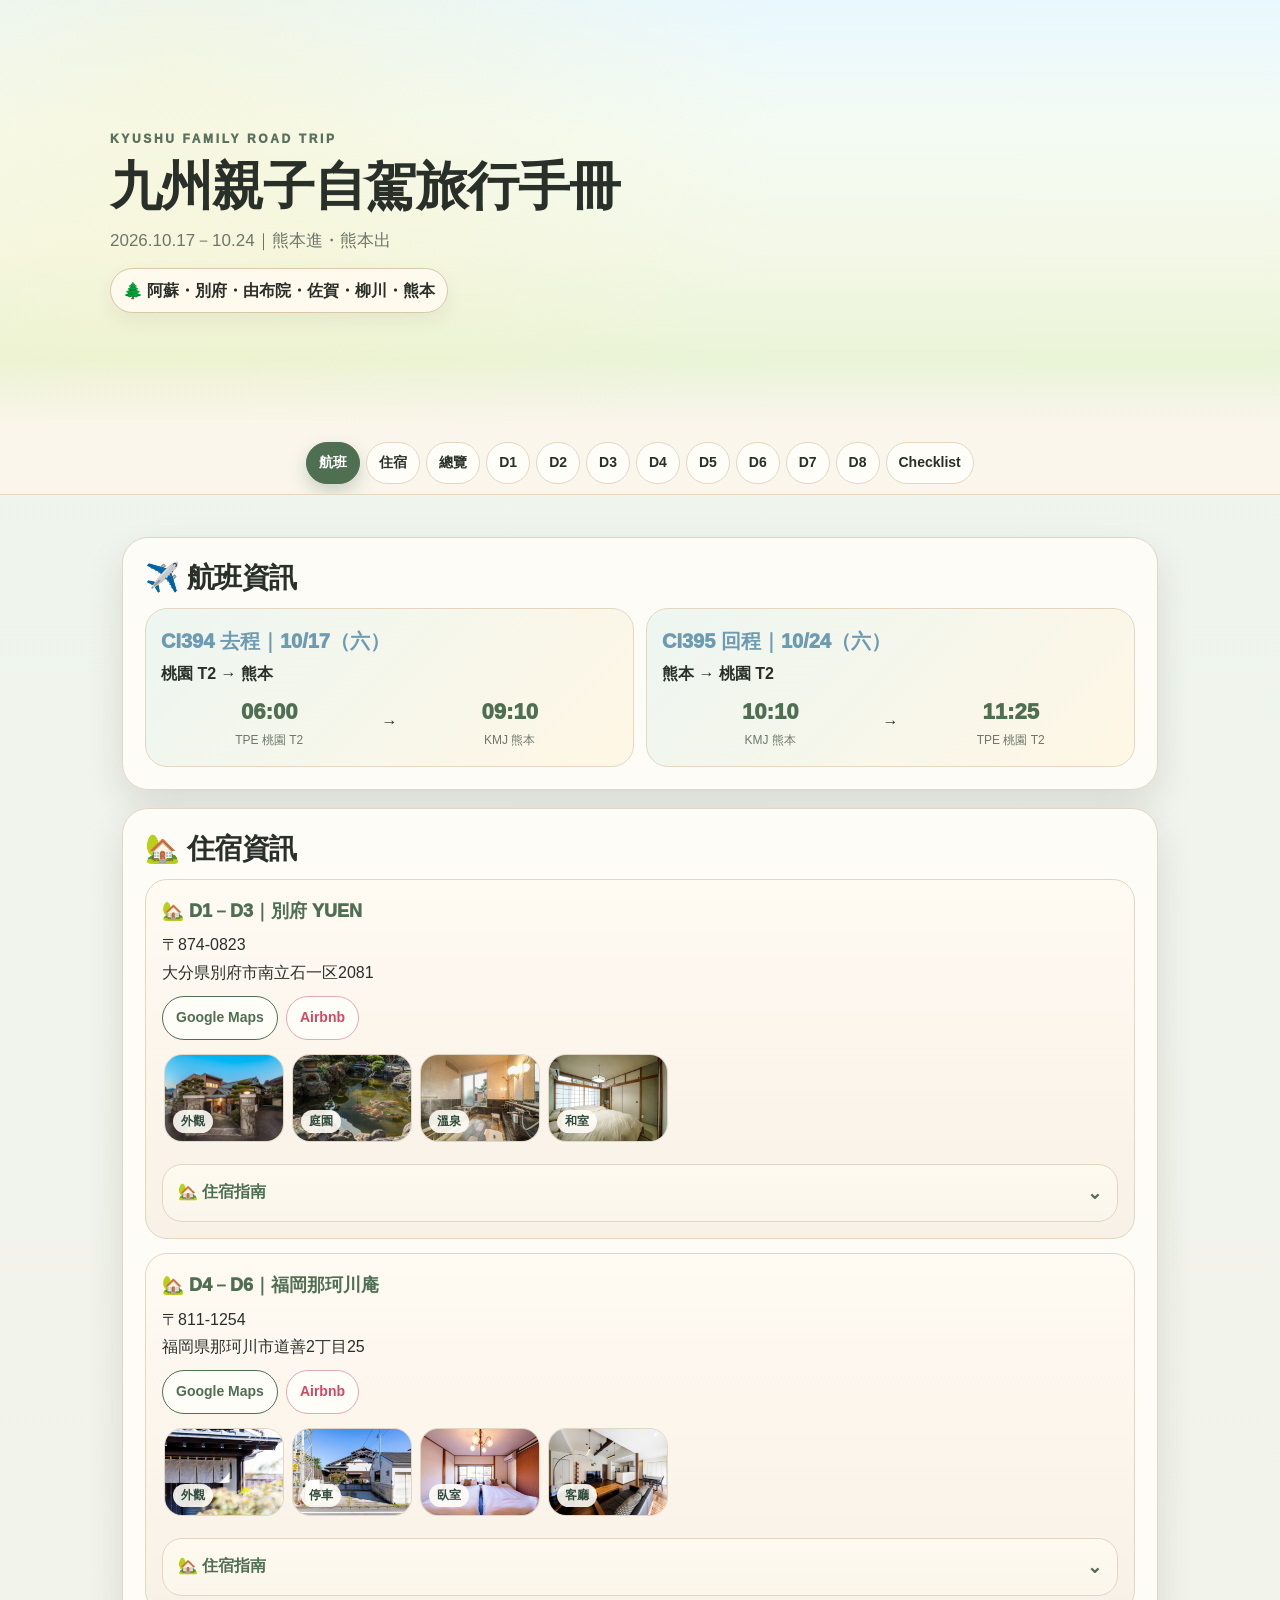
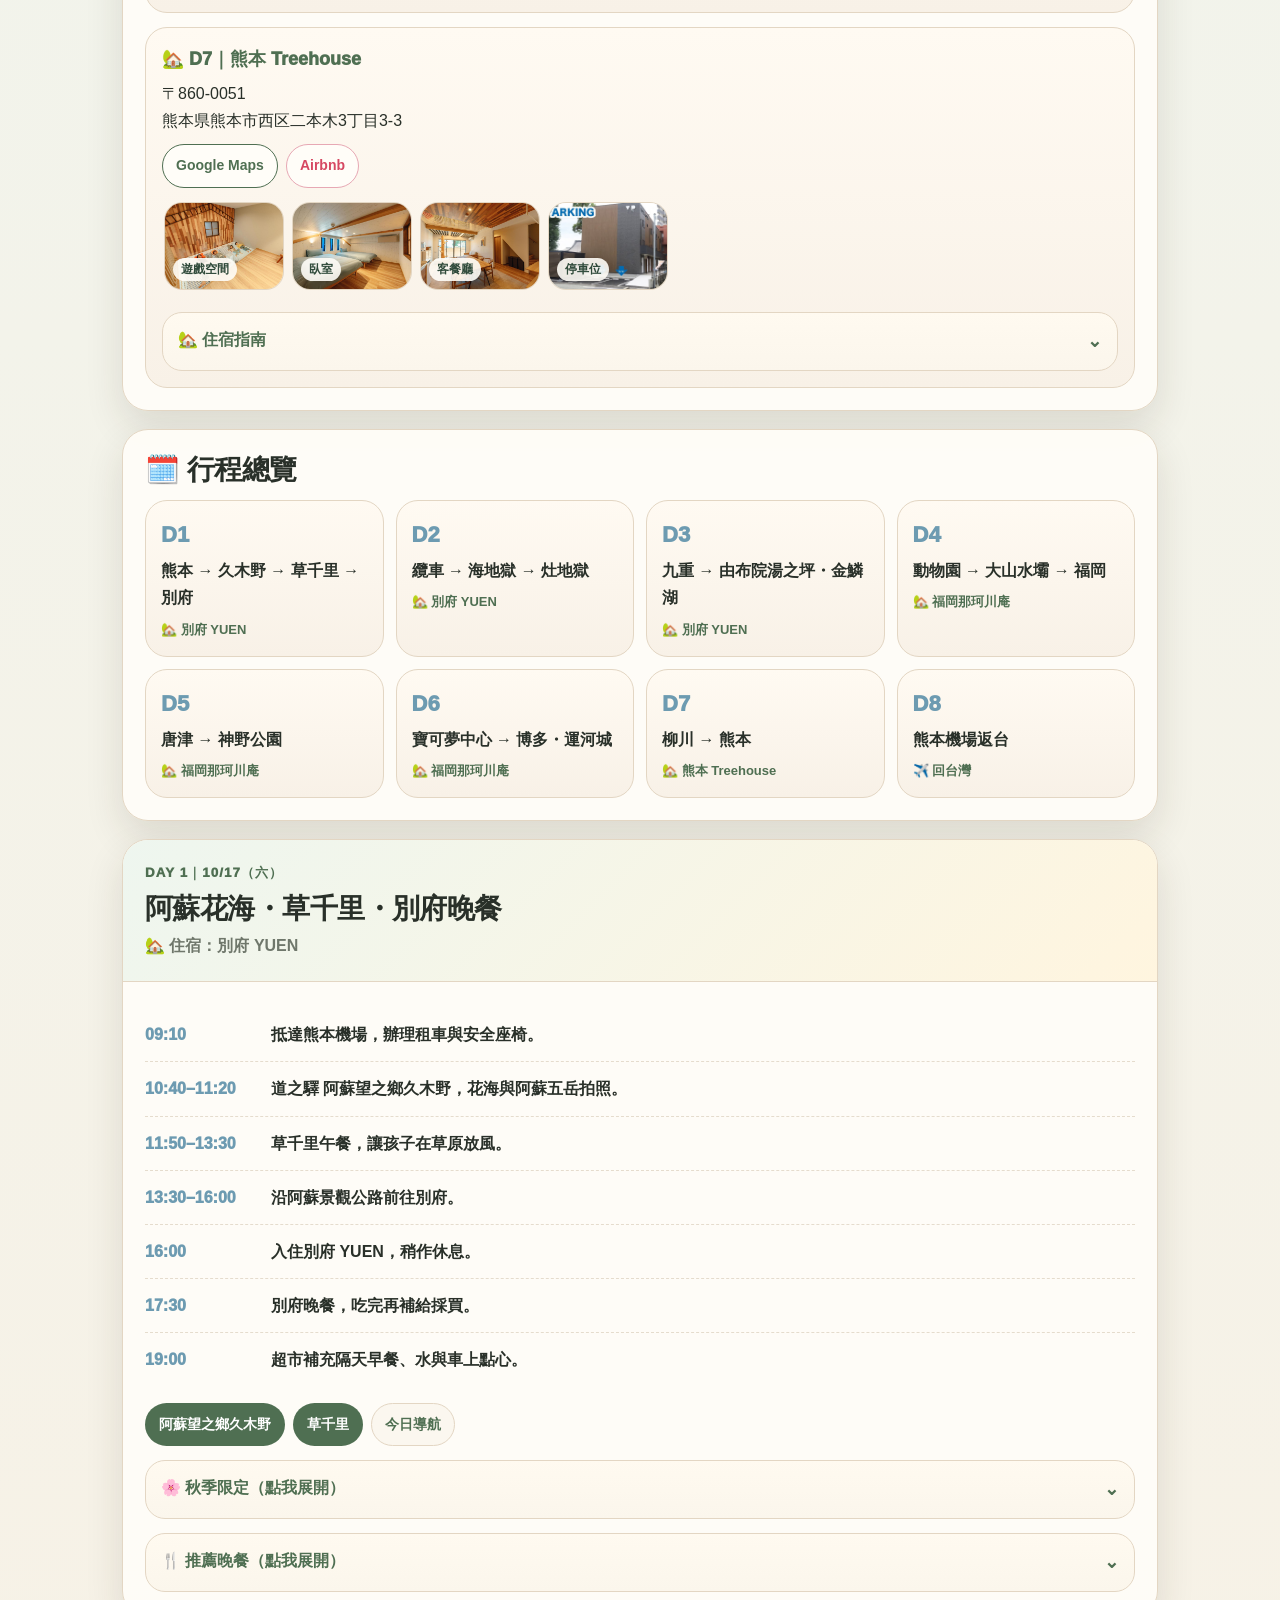
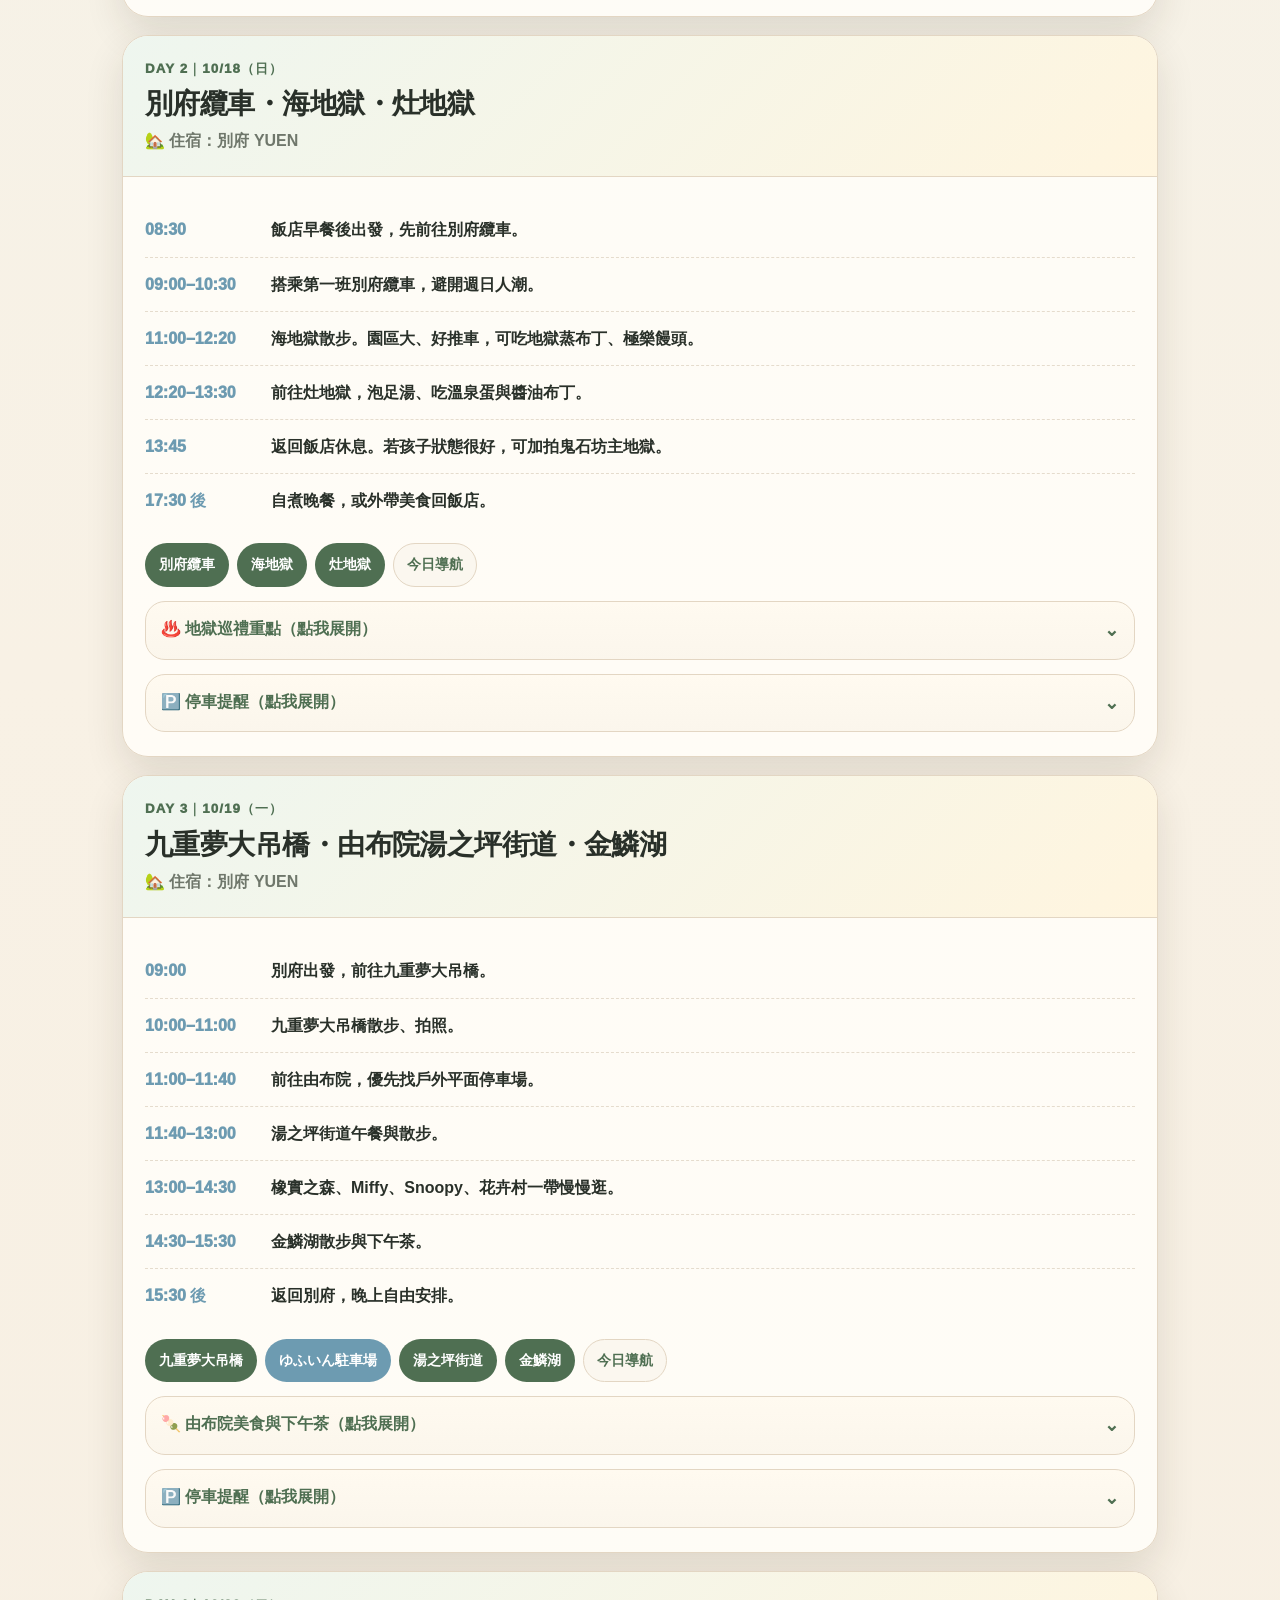
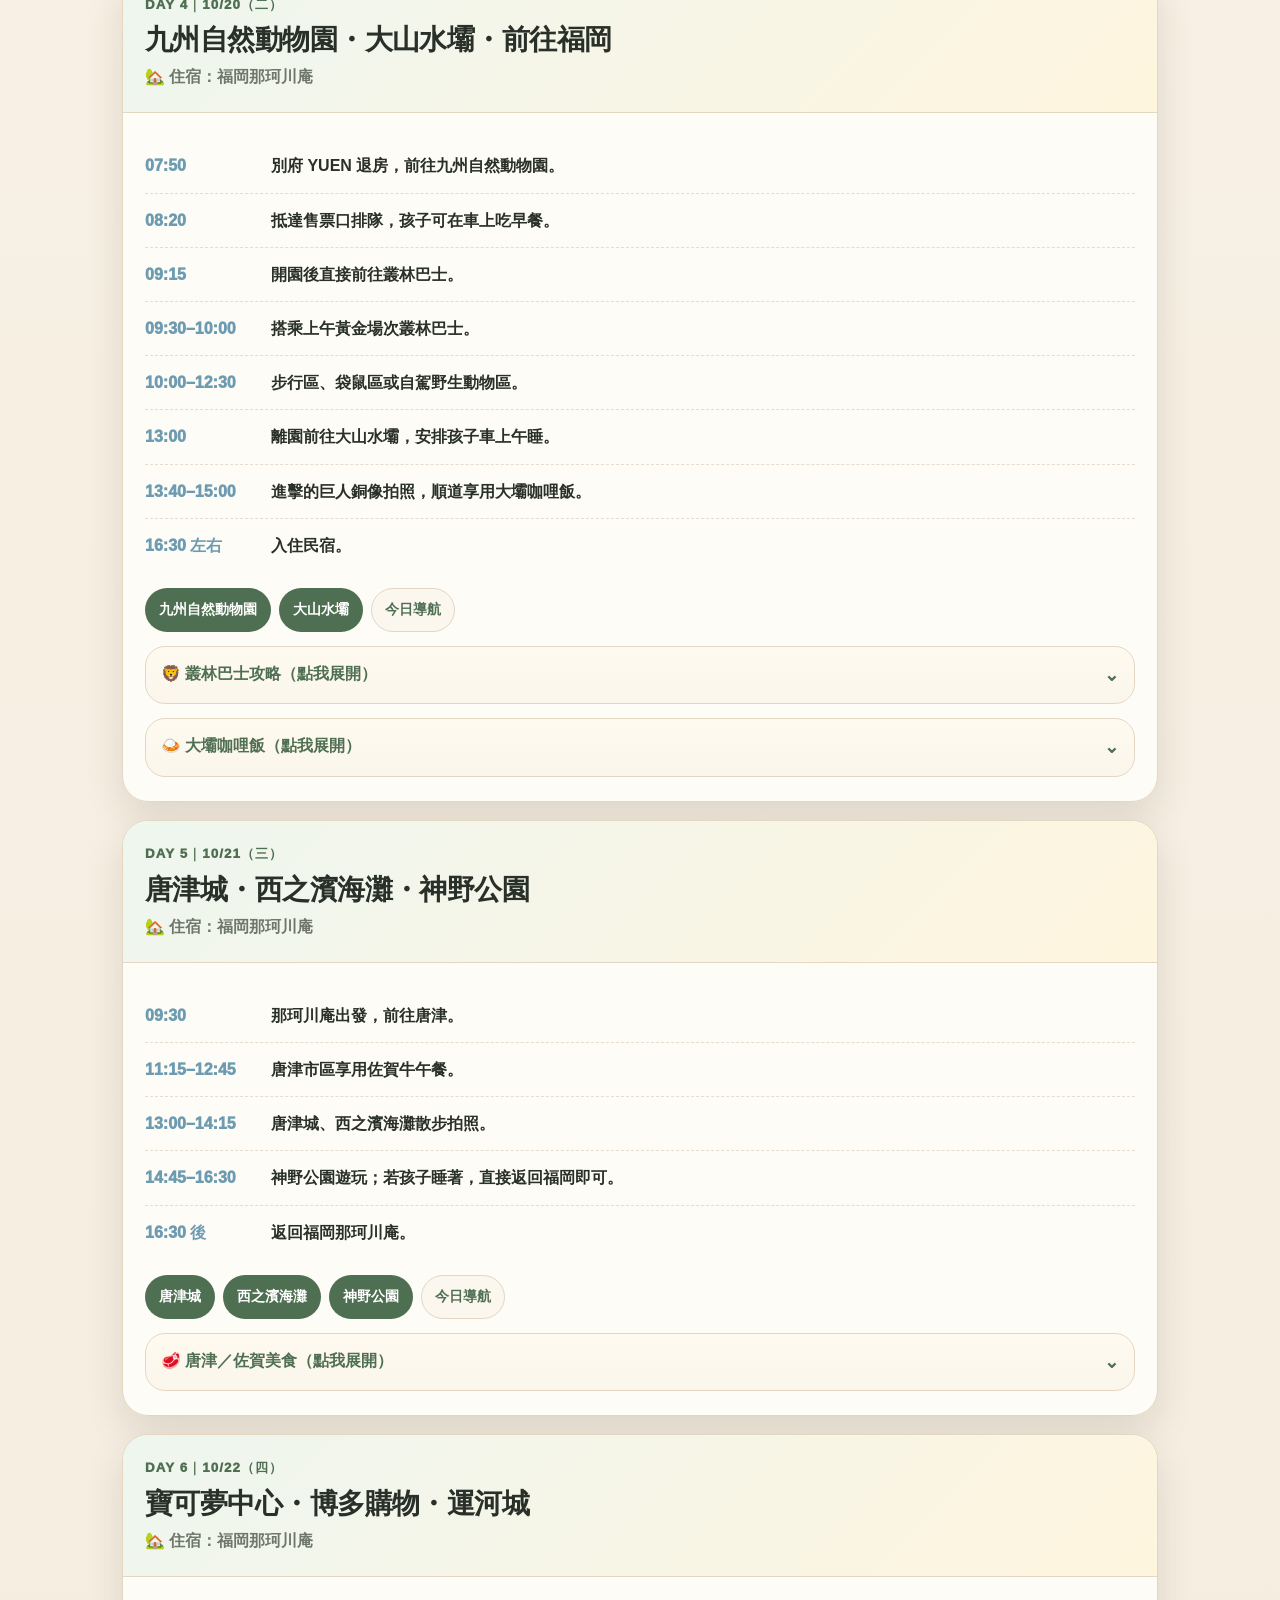
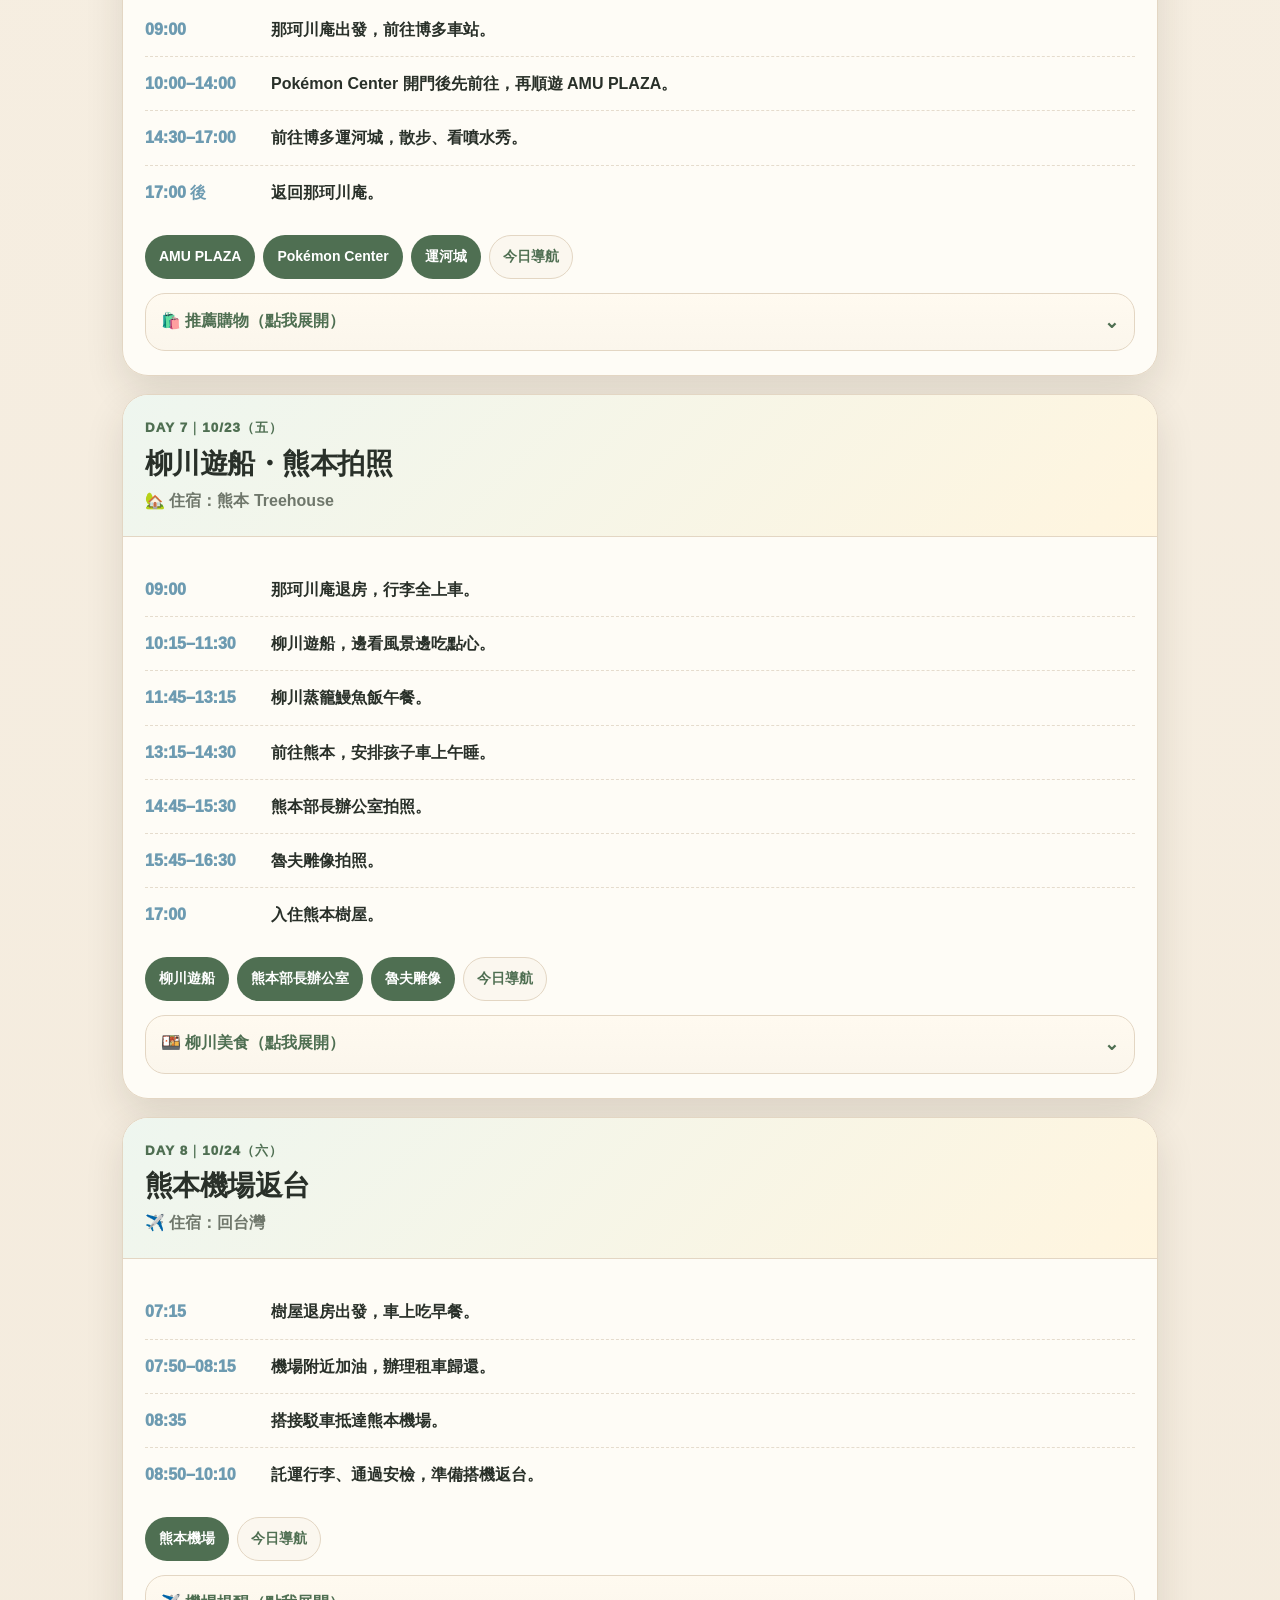
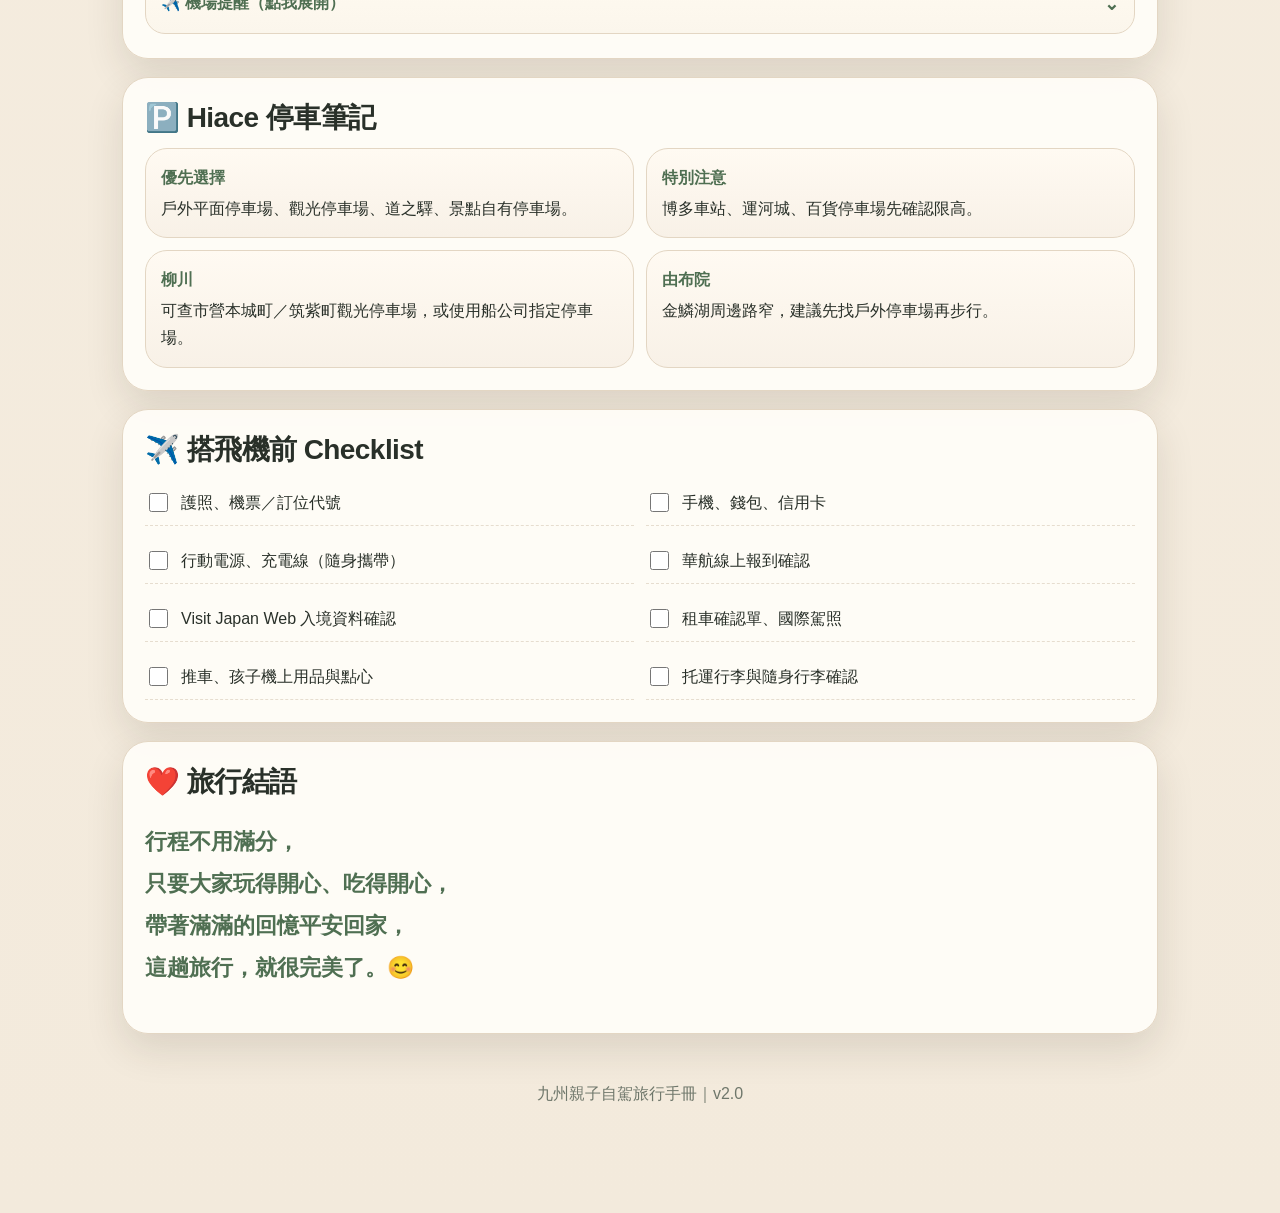
<file: kyushu-guide-v2.0_upload_to_github_root/index.html>
<!DOCTYPE html>
<html lang="zh-Hant">
<head>
  <meta charset="UTF-8" />
  <meta name="viewport" content="width=device-width, initial-scale=1.0" />
  <title>九州親子自駕旅行手冊 v2.0</title>
  <link rel="stylesheet" href="css/style.css" />
</head>
<body>
<header class="hero">
  <div class="hero-inner">
    <div class="kicker">KYUSHU FAMILY ROAD TRIP</div>
    <h1>九州親子自駕旅行手冊</h1>
    <p>2026.10.17－10.24｜熊本進・熊本出</p>
    <span class="route-pill">🌲 阿蘇・別府・由布院・佐賀・柳川・熊本</span>
  </div>
</header>

<nav class="nav" id="nav">
  <a href="#topinfo">航班</a>
  <a href="#stay">住宿</a>
  <a href="#overview">總覽</a>
  <a href="#day1">D1</a>
  <a href="#day2">D2</a>
  <a href="#day3">D3</a>
  <a href="#day4">D4</a>
  <a href="#day5">D5</a>
  <a href="#day6">D6</a>
  <a href="#day7">D7</a>
  <a href="#day8">D8</a>
  <a href="#checklist">Checklist</a>
</nav>

<main>
  <section id="topinfo" class="card">
    <h2>✈️ 航班資訊</h2>
    <div id="flight-grid" class="grid two"></div>
  </section>

  <section id="stay" class="card">
    <h2>🏡 住宿資訊</h2>
    <div id="stay-grid" class="hotel-grid"></div>
  </section>

  <section id="overview" class="card">
    <h2>🗓️ 行程總覽</h2>
    <div id="overview-grid" class="grid four"></div>
  </section>

  <section id="days-container"></section>

  <section class="card">
    <h2>🅿️ Hiace 停車筆記</h2>
    <div class="grid two">
      <div class="mini"><b>優先選擇</b>戶外平面停車場、觀光停車場、道之驛、景點自有停車場。</div>
      <div class="mini"><b>特別注意</b>博多車站、運河城、百貨停車場先確認限高。</div>
      <div class="mini"><b>柳川</b>可查市營本城町／筑紫町觀光停車場，或使用船公司指定停車場。</div>
      <div class="mini"><b>由布院</b>金鱗湖周邊路窄，建議先找戶外停車場再步行。</div>
    </div>
  </section>

  <section id="checklist" class="card">
    <h2>✈️ 搭飛機前 Checklist</h2>
    <div class="grid two checklist">
      <label><input type="checkbox"> 護照、機票／訂位代號</label>
      <label><input type="checkbox"> 手機、錢包、信用卡</label>
      <label><input type="checkbox"> 行動電源、充電線（隨身攜帶）</label>
      <label><input type="checkbox"> 華航線上報到確認</label>
      <label><input type="checkbox"> Visit Japan Web 入境資料確認</label>
      <label><input type="checkbox"> 租車確認單、國際駕照</label>
      <label><input type="checkbox"> 推車、孩子機上用品與點心</label>
      <label><input type="checkbox"> 托運行李與隨身行李確認</label>
    </div>
  </section>

  <section class="card">
    <h2>❤️ 旅行結語</h2>
    <p class="quote">行程不用滿分，<br>只要大家玩得開心、吃得開心，<br>帶著滿滿的回憶平安回家，<br>這趟旅行，就很完美了。😊</p>
  </section>

  <footer>九州親子自駕旅行手冊｜v2.0</footer>
</main>

<div id="lightbox" class="lightbox" aria-hidden="true">
  <button class="lightbox-close" type="button" aria-label="關閉照片">×</button>
  <div class="lightbox-card">
    <div class="lightbox-img" id="lightbox-img"></div>
    <div class="lightbox-caption" id="lightbox-caption"></div>
  </div>
</div>

<script>
window.TRIP_DATA = {
  "flights": [
    {
      "code": "CI394 去程｜10/17（六）",
      "route": "桃園 T2 → 熊本",
      "from": "TPE 桃園 T2",
      "to": "KMJ 熊本",
      "depart": "06:00",
      "arrive": "09:10"
    },
    {
      "code": "CI395 回程｜10/24（六）",
      "route": "熊本 → 桃園 T2",
      "from": "KMJ 熊本",
      "to": "TPE 桃園 T2",
      "depart": "10:10",
      "arrive": "11:25"
    }
  ],
  "stays": [
    {
      "id": "beppu-yuen",
      "title": "D1－D3｜別府 YUEN",
      "name": "別府 YUEN",
      "addr": "〒874-0823<br>大分県別府市南立石一区2081",
      "map": "https://www.google.com/maps/search/?api=1&query=%E5%A4%A7%E5%88%86%E7%9C%8C%E5%88%A5%E5%BA%9C%E5%B8%82%E5%8D%97%E7%AB%8B%E7%9F%B3%E4%B8%80%E5%8C%BA2081",
      "airbnb": "https://www.airbnb.com.tw/rooms/1651464420048159784?unique_share_id=0bdebd7c-dfc1-42f9-8e6a-45322aa516e2&viralityEntryPoint=1&s=76",
      "photos": [
        {
          "label": "外觀",
          "hint": "",
          "src": "images/beppu/01-外觀.jpg"
        },
        {
          "label": "庭園",
          "hint": "",
          "src": "images/beppu/02-庭園.jpg"
        },
        {
          "label": "溫泉",
          "hint": "",
          "src": "images/beppu/03-溫泉.jpg"
        },
        {
          "label": "和室",
          "hint": "",
          "src": "images/beppu/04-和室.jpg"
        }
      ],
      "guide": {
        "checkin": "2026/10/17 16:00",
        "checkout": "2026/10/20 10:00",
        "platform": "官網（AirHost）",
        "order": "不顯示",
        "lock": "門鎖密碼：0・1・3・A。按下後將圓形旋鈕向左轉開門。",
        "parking": "住宿附停車位；可參考房東提供的停車／抵達影片。",
        "nearby": [
          [
            "🛒 超市",
            "マルショク やまなみ店",
            "https://www.google.com/maps/search/?api=1&query=%E3%83%9E%E3%83%AB%E3%82%B7%E3%83%A7%E3%82%AF%20%E3%82%84%E3%81%BE%E3%81%AA%E3%81%BF%E5%BA%97"
          ],
          [
            "🏪 便利商店",
            "FamilyMart 別府鉄輪店",
            "https://www.google.com/maps/search/?api=1&query=FamilyMart%20%E5%88%A5%E5%BA%9C%20%E9%89%84%E8%BC%AA"
          ],
          [
            "🍜 晚餐",
            "東洋軒",
            "https://www.google.com/maps/search/?api=1&query=%E6%9D%B1%E6%B4%8B%E8%BB%92%20%E5%88%A5%E5%BA%9C"
          ],
          [
            "⛽ 加油站",
            "ENEOS 別府石垣 SS",
            "https://www.google.com/maps/search/?api=1&query=ENEOS%20%E5%88%A5%E5%BA%9C%E7%9F%B3%E5%9E%A3%20SS"
          ]
        ],
        "features": [
          "♨️ 天然溫泉",
          "🏡 日式庭園",
          "🔑 自助入住",
          "🚐 停車",
          "👨‍👩‍👧‍👦 4大4小"
        ]
      }
    },
    {
      "id": "nakagawa",
      "title": "D4－D6｜福岡那珂川庵",
      "name": "福岡那珂川庵",
      "addr": "〒811-1254<br>福岡県那珂川市道善2丁目25",
      "map": "https://www.google.com/maps/search/?api=1&query=%E7%A6%8F%E5%B2%A1%E7%9C%8C%E9%82%A3%E7%8F%82%E5%B7%9D%E5%B8%82%E9%81%93%E5%96%842%E4%B8%81%E7%9B%AE25",
      "airbnb": "https://www.airbnb.com.tw/rooms/1520732648327833842",
      "photos": [
        {
          "label": "外觀",
          "hint": "",
          "src": "images/nakagawa/01-外觀.jpg"
        },
        {
          "label": "停車",
          "hint": "",
          "src": "images/nakagawa/02-停車.jpg"
        },
        {
          "label": "臥室",
          "hint": "",
          "src": "images/nakagawa/03-臥室.jpg"
        },
        {
          "label": "客廳",
          "hint": "",
          "src": "images/nakagawa/04-客廳.jpg"
        }
      ],
      "guide": {
        "checkin": "2026/10/20 16:00",
        "checkout": "2026/10/23 10:00",
        "platform": "Airbnb",
        "order": "不顯示",
        "lock": "無接觸自助入住。入住前先完成線上登記；入住當日約 12:00 發送門鎖密碼，若 12:20 尚未收到請聯絡房東。",
        "parking": "免費停車；可使用住宿前方車位。",
        "nearby": [
          [
            "🛒 超市",
            "サニー那珂川店",
            "https://www.google.com/maps/search/?api=1&query=%E3%82%B5%E3%83%8B%E3%83%BC%E9%82%A3%E7%8F%82%E5%B7%9D%E5%BA%97"
          ],
          [
            "🏪 便利商店",
            "セブン-イレブン 那珂川道善店",
            "https://www.google.com/maps/search/?api=1&query=%E3%82%BB%E3%83%96%E3%83%B3-%E3%82%A4%E3%83%AC%E3%83%96%E3%83%B3%20%E9%82%A3%E7%8F%82%E5%B7%9D%E9%81%93%E5%96%84%E5%BA%97"
          ],
          [
            "🍜 晚餐",
            "那珂川清滝",
            "https://www.google.com/maps/search/?api=1&query=%E9%82%A3%E7%8F%82%E5%B7%9D%E6%B8%85%E6%BB%9D"
          ],
          [
            "⛽ 加油站",
            "ENEOS 那珂川 SS",
            "https://www.google.com/maps/search/?api=1&query=ENEOS%20%E9%82%A3%E7%8F%82%E5%B7%9D%20SS"
          ],
          [
            "📝 入住登記",
            "OneStay 事前登記",
            "https://www.onestayapp.com/s/amWHPp1"
          ]
        ],
        "features": [
          "🏡 日式獨棟住宅",
          "🔑 自助入住",
          "🚐 免費停車",
          "🧳 12:00 起可先寄放行李",
          "👨‍👩‍👧‍👦 4大4小"
        ]
      }
    },
    {
      "id": "kumamoto-treehouse",
      "title": "D7｜熊本 Treehouse",
      "name": "熊本 Treehouse",
      "addr": "〒860-0051<br>熊本県熊本市西区二本木3丁目3-3",
      "map": "https://www.google.com/maps/search/?api=1&query=%E7%86%8A%E6%9C%AC%E7%9C%8C%E7%86%8A%E6%9C%AC%E5%B8%82%E8%A5%BF%E5%8C%BA%E4%BA%8C%E6%9C%AC%E6%9C%A83%E4%B8%81%E7%9B%AE3-3",
      "airbnb": "https://www.airbnb.com.tw/rooms/1458327345344193213?unique_share_id=e56fe9f6-3086-4721-8ebb-55120cf7e051&viralityEntryPoint=1&s=76",
      "photos": [
        {
          "label": "遊戲空間",
          "hint": "",
          "src": "images/kumamoto/01-遊戲空間.jpg"
        },
        {
          "label": "臥室",
          "hint": "",
          "src": "images/kumamoto/02-臥室.jpg"
        },
        {
          "label": "客餐廳",
          "hint": "",
          "src": "images/kumamoto/03-客餐廳.jpg"
        },
        {
          "label": "停車位",
          "hint": "",
          "src": "images/kumamoto/04-停車位.jpg"
        }
      ],
      "guide": {
        "checkin": "15:00",
        "checkout": "11:00",
        "platform": "Agoda",
        "order": "不顯示",
        "lock": "自助入住／智慧鎖，門鎖密碼入住前由房東提供",
        "parking": "免費停車（1 個車位）",
        "nearby": [
          [
            "🛒 超市",
            "ゆめマート熊本",
            "https://www.google.com/maps/search/?api=1&query=%E3%82%86%E3%82%81%E3%83%9E%E3%83%BC%E3%83%88%E7%86%8A%E6%9C%AC"
          ],
          [
            "🏪 便利商店",
            "FamilyMart 熊本二本木店",
            "https://www.google.com/maps/search/?api=1&query=FamilyMart%20%E7%86%8A%E6%9C%AC%E4%BA%8C%E6%9C%AC%E6%9C%A8%E5%BA%97"
          ],
          [
            "🍜 晚餐",
            "勝烈亭 新市街本店",
            "https://www.google.com/maps/search/?api=1&query=%E5%8B%9D%E7%83%88%E4%BA%AD%20%E6%96%B0%E5%B8%82%E8%A1%97%E6%9C%AC%E5%BA%97"
          ],
          [
            "⛽ 加油站",
            "ENEOS 熊本二本木 SS",
            "https://www.google.com/maps/search/?api=1&query=ENEOS%20%E7%86%8A%E6%9C%AC%E4%BA%8C%E6%9C%AC%E6%9C%A8%20SS"
          ]
        ],
        "features": [
          "🌳 木屋風格",
          "🧒 兒童遊戲空間",
          "🔑 自助入住",
          "🔐 智慧鎖",
          "🚐 免費停車"
        ]
      }
    }
  ],
  "days": [
    {
      "id": "day1",
      "day": "DAY 1｜10/17（六）",
      "title": "阿蘇花海・草千里・別府晚餐",
      "stay": "別府 YUEN",
      "route": "熊本 → 久木野 → 草千里 → 別府",
      "timeline": [
        [
          "09:10",
          "抵達熊本機場，辦理租車與安全座椅。"
        ],
        [
          "10:40–11:20",
          "道之驛 阿蘇望之鄉久木野，花海與阿蘇五岳拍照。"
        ],
        [
          "11:50–13:30",
          "草千里午餐，讓孩子在草原放風。"
        ],
        [
          "13:30–16:00",
          "沿阿蘇景觀公路前往別府。"
        ],
        [
          "16:00",
          "入住別府 YUEN，稍作休息。"
        ],
        [
          "17:30",
          "別府晚餐，吃完再補給採買。"
        ],
        [
          "19:00",
          "超市補充隔天早餐、水與車上點心。"
        ]
      ],
      "buttons": [
        [
          "阿蘇望之鄉久木野",
          "https://www.google.com/maps/search/?api=1&query=%E9%81%93%E3%81%AE%E9%A7%85%20%E3%81%82%E3%81%9D%E6%9C%9B%E3%81%AE%E9%83%B7%E3%81%8F%E3%81%8E%E3%81%AE",
          "primary"
        ],
        [
          "草千里",
          "https://www.google.com/maps/search/?api=1&query=%E8%8D%89%E5%8D%83%E9%87%8C",
          "primary"
        ],
        [
          "今日導航",
          "https://www.google.com/maps/dir/?api=1&origin=%E7%86%8A%E6%9C%AC%E6%A9%9F%E5%A0%B4&destination=%E5%A4%A7%E5%88%86%E7%9C%8C%E5%88%A5%E5%BA%9C%E5%B8%82%E9%89%84%E8%BC%AA%E4%B8%8A1%E7%B5%84&waypoints=%E9%81%93%E3%81%AE%E9%A7%85%20%E3%81%82%E3%81%9D%E6%9C%9B%E3%81%AE%E9%83%B7%E3%81%8F%E3%81%8E%E3%81%AE%7C%E8%8D%89%E5%8D%83%E9%87%8C",
          "light"
        ]
      ],
      "tips": [
        [
          "🌸 秋季限定",
          [
            "道之驛後方花園可拍波斯菊、波波草與阿蘇五岳。",
            "孩子可在草皮廣場跑跳，停留 30–40 分鐘剛好。"
          ]
        ],
        [
          "🍴 推薦晚餐",
          [
            "東洋軒：別府名物「とり天」。",
            "焼肉 一力：想吃豐後牛燒肉可列入備案。"
          ]
        ]
      ]
    },
    {
      "id": "day2",
      "day": "DAY 2｜10/18（日）",
      "title": "別府纜車・海地獄・灶地獄",
      "stay": "別府 YUEN",
      "route": "纜車 → 海地獄 → 灶地獄",
      "timeline": [
        [
          "08:30",
          "飯店早餐後出發，先前往別府纜車。"
        ],
        [
          "09:00–10:30",
          "搭乘第一班別府纜車，避開週日人潮。"
        ],
        [
          "11:00–12:20",
          "海地獄散步。園區大、好推車，可吃地獄蒸布丁、極樂饅頭。"
        ],
        [
          "12:20–13:30",
          "前往灶地獄，泡足湯、吃溫泉蛋與醬油布丁。"
        ],
        [
          "13:45",
          "返回飯店休息。若孩子狀態很好，可加拍鬼石坊主地獄。"
        ],
        [
          "17:30 後",
          "自煮晚餐，或外帶美食回飯店。"
        ]
      ],
      "buttons": [
        [
          "別府纜車",
          "https://www.google.com/maps/search/?api=1&query=%E5%88%A5%E5%BA%9C%E3%83%AD%E3%83%BC%E3%83%97%E3%82%A6%E3%82%A7%E3%82%A4",
          "primary"
        ],
        [
          "海地獄",
          "https://www.google.com/maps/search/?api=1&query=%E6%B5%B7%E5%9C%B0%E7%8D%84",
          "primary"
        ],
        [
          "灶地獄",
          "https://www.google.com/maps/search/?api=1&query=%E3%81%8B%E3%81%BE%E3%81%A9%E5%9C%B0%E7%8D%84",
          "primary"
        ],
        [
          "今日導航",
          "https://www.google.com/maps/dir/?api=1&origin=%E5%A4%A7%E5%88%86%E7%9C%8C%E5%88%A5%E5%BA%9C%E5%B8%82%E9%89%84%E8%BC%AA%E4%B8%8A1%E7%B5%84&destination=%E5%A4%A7%E5%88%86%E7%9C%8C%E5%88%A5%E5%BA%9C%E5%B8%82%E9%89%84%E8%BC%AA%E4%B8%8A1%E7%B5%84&waypoints=%E5%88%A5%E5%BA%9C%E3%83%AD%E3%83%BC%E3%83%97%E3%82%A6%E3%82%A7%E3%82%A4%7C%E6%B5%B7%E5%9C%B0%E7%8D%84%7C%E3%81%8B%E3%81%BE%E3%81%A9%E5%9C%B0%E7%8D%84",
          "light"
        ]
      ],
      "tips": [
        [
          "♨️ 地獄巡禮重點",
          [
            "這天只排海地獄與灶地獄最剛好；不買七地獄聯票也可以。",
            "海地獄適合拍照、買伴手禮、吃地獄蒸布丁。",
            "灶地獄互動感最強，有足湯、溫泉蒸氣體驗、溫泉蛋與醬油布丁。"
          ]
        ],
        [
          "🅿️ 停車提醒",
          [
            "海地獄門口有大型免費停車場。",
            "若海地獄滿車，可改停鬼山地獄駐車場。"
          ]
        ]
      ]
    },
    {
      "id": "day3",
      "day": "DAY 3｜10/19（一）",
      "title": "九重夢大吊橋・由布院湯之坪街道・金鱗湖",
      "stay": "別府 YUEN",
      "route": "九重 → 由布院湯之坪・金鱗湖",
      "timeline": [
        [
          "09:00",
          "別府出發，前往九重夢大吊橋。"
        ],
        [
          "10:00–11:00",
          "九重夢大吊橋散步、拍照。"
        ],
        [
          "11:00–11:40",
          "前往由布院，優先找戶外平面停車場。"
        ],
        [
          "11:40–13:00",
          "湯之坪街道午餐與散步。"
        ],
        [
          "13:00–14:30",
          "橡實之森、Miffy、Snoopy、花卉村一帶慢慢逛。"
        ],
        [
          "14:30–15:30",
          "金鱗湖散步與下午茶。"
        ],
        [
          "15:30 後",
          "返回別府，晚上自由安排。"
        ]
      ],
      "buttons": [
        [
          "九重夢大吊橋",
          "https://www.google.com/maps/search/?api=1&query=%E4%B9%9D%E9%87%8D%E5%A4%A2%E5%A4%A7%E5%90%8A%E6%A9%8B",
          "primary"
        ],
        [
          "ゆふいん駐車場",
          "https://www.google.com/maps/search/?api=1&query=%E3%82%86%E3%81%B5%E3%81%84%E3%82%93%E9%A7%90%E8%BB%8A%E5%A0%B4",
          "secondary"
        ],
        [
          "湯之坪街道",
          "https://www.google.com/maps/search/?api=1&query=%E7%94%B1%E5%B8%83%E9%99%A2%20%E6%B9%AF%E3%81%AE%E5%9D%AA%E8%A1%97%E9%81%93",
          "primary"
        ],
        [
          "金鱗湖",
          "https://www.google.com/maps/search/?api=1&query=%E7%94%B1%E5%B8%83%E9%99%A2%20%E9%87%91%E9%B1%97%E6%B9%96",
          "primary"
        ],
        [
          "今日導航",
          "https://www.google.com/maps/dir/?api=1&origin=%E5%A4%A7%E5%88%86%E7%9C%8C%E5%88%A5%E5%BA%9C%E5%B8%82%E9%89%84%E8%BC%AA%E4%B8%8A1%E7%B5%84&destination=%E5%A4%A7%E5%88%86%E7%9C%8C%E5%88%A5%E5%BA%9C%E5%B8%82%E9%89%84%E8%BC%AA%E4%B8%8A1%E7%B5%84&waypoints=%E4%B9%9D%E9%87%8D%E5%A4%A2%E5%A4%A7%E5%90%8A%E6%A9%8B%7C%E3%82%86%E3%81%B5%E3%81%84%E3%82%93%E9%A7%90%E8%BB%8A%E5%A0%B4%7C%E7%94%B1%E5%B8%83%E9%99%A2%20%E9%87%91%E9%B1%97%E6%B9%96",
          "light"
        ]
      ],
      "tips": [
        [
          "🍡 由布院美食與下午茶",
          [
            "Milch：半熟起司蛋糕、布丁。",
            "金賞可樂餅：街頭小吃，適合孩子分食。",
            "B-speak：蛋糕捲很熱門，容易售完。",
            "鞠智 cucuchi：地雞蕎麥麵可當午餐。"
          ]
        ],
        [
          "🅿️ 停車提醒",
          [
            "由布院停車場很多但價差大，請先設定 2–3 個備案。",
            "優先考慮「ゆふいん駐車場」。",
            "大海獅請避開立體停車場，優先戶外平面停車。"
          ]
        ]
      ]
    },
    {
      "id": "day4",
      "day": "DAY 4｜10/20（二）",
      "title": "九州自然動物園・大山水壩・前往福岡",
      "stay": "福岡那珂川庵",
      "route": "動物園 → 大山水壩 → 福岡",
      "timeline": [
        [
          "07:50",
          "別府 YUEN 退房，前往九州自然動物園。"
        ],
        [
          "08:20",
          "抵達售票口排隊，孩子可在車上吃早餐。"
        ],
        [
          "09:15",
          "開園後直接前往叢林巴士。"
        ],
        [
          "09:30–10:00",
          "搭乘上午黃金場次叢林巴士。"
        ],
        [
          "10:00–12:30",
          "步行區、袋鼠區或自駕野生動物區。"
        ],
        [
          "13:00",
          "離園前往大山水壩，安排孩子車上午睡。"
        ],
        [
          "13:40–15:00",
          "進擊的巨人銅像拍照，順道享用大壩咖哩飯。"
        ],
        [
          "16:30 左右",
          "入住民宿。"
        ]
      ],
      "buttons": [
        [
          "九州自然動物園",
          "https://www.google.com/maps/search/?api=1&query=%E4%B9%9D%E5%B7%9E%E8%87%AA%E7%84%B6%E5%8B%95%E7%89%A9%E5%9C%92%20%E3%82%A2%E3%83%95%E3%83%AA%E3%82%AB%E3%83%B3%E3%82%B5%E3%83%95%E3%82%A1%E3%83%AA",
          "primary"
        ],
        [
          "大山水壩",
          "https://www.google.com/maps/search/?api=1&query=%E5%A4%A7%E5%B1%B1%E3%83%80%E3%83%A0%20%E6%97%A5%E7%94%B0%20%E9%80%B2%E6%92%83%E3%81%AE%E5%B7%A8%E4%BA%BA",
          "primary"
        ],
        [
          "今日導航",
          "https://www.google.com/maps/dir/?api=1&origin=%E5%A4%A7%E5%88%86%E7%9C%8C%E5%88%A5%E5%BA%9C%E5%B8%82%E9%89%84%E8%BC%AA%E4%B8%8A1%E7%B5%84&destination=%E7%A6%8F%E5%B2%A1%E7%9C%8C%E9%82%A3%E7%8F%82%E5%B7%9D%E5%B8%82%E9%81%93%E5%96%842%E4%B8%81%E7%9B%AE25&waypoints=%E4%B9%9D%E5%B7%9E%E8%87%AA%E7%84%B6%E5%8B%95%E7%89%A9%E5%9C%92%20%E3%82%A2%E3%83%95%E3%83%AA%E3%82%AB%E3%83%B3%E3%82%B5%E3%83%95%E3%82%A1%E3%83%AA%7C%E5%A4%A7%E5%B1%B1%E3%83%80%E3%83%A0%20%E6%97%A5%E7%94%B0",
          "light"
        ]
      ],
      "tips": [
        [
          "🦁 叢林巴士攻略",
          [
            "建議 08:20 左右抵達售票口排隊。",
            "09:15 開園後直接前往叢林巴士。"
          ]
        ],
        [
          "🍛 大壩咖哩飯",
          [
            "大山水壩旁道之驛可安排大壩咖哩飯。"
          ]
        ]
      ]
    },
    {
      "id": "day5",
      "day": "DAY 5｜10/21（三）",
      "title": "唐津城・西之濱海灘・神野公園",
      "stay": "福岡那珂川庵",
      "route": "唐津 → 神野公園",
      "timeline": [
        [
          "09:30",
          "那珂川庵出發，前往唐津。"
        ],
        [
          "11:15–12:45",
          "唐津市區享用佐賀牛午餐。"
        ],
        [
          "13:00–14:15",
          "唐津城、西之濱海灘散步拍照。"
        ],
        [
          "14:45–16:30",
          "神野公園遊玩；若孩子睡著，直接返回福岡即可。"
        ],
        [
          "16:30 後",
          "返回福岡那珂川庵。"
        ]
      ],
      "buttons": [
        [
          "唐津城",
          "https://www.google.com/maps/search/?api=1&query=%E5%94%90%E6%B4%A5%E5%9F%8E",
          "primary"
        ],
        [
          "西之濱海灘",
          "https://www.google.com/maps/search/?api=1&query=%E8%A5%BF%E3%81%AE%E6%B5%9C%20%E5%94%90%E6%B4%A5",
          "primary"
        ],
        [
          "神野公園",
          "https://www.google.com/maps/search/?api=1&query=%E7%A5%9E%E9%87%8E%E5%85%AC%E5%9C%92%E3%81%93%E3%81%A9%E3%82%82%E9%81%8A%E5%9C%92%E5%9C%B0",
          "primary"
        ],
        [
          "今日導航",
          "https://www.google.com/maps/dir/?api=1&origin=%E7%A6%8F%E5%B2%A1%E7%9C%8C%E9%82%A3%E7%8F%82%E5%B7%9D%E5%B8%82%E9%81%93%E5%96%842%E4%B8%81%E7%9B%AE25&destination=%E7%A6%8F%E5%B2%A1%E7%9C%8C%E9%82%A3%E7%8F%82%E5%B7%9D%E5%B8%82%E9%81%93%E5%96%842%E4%B8%81%E7%9B%AE25&waypoints=%E5%94%90%E6%B4%A5%E5%9F%8E%7C%E8%A5%BF%E3%81%AE%E6%B5%9C%20%E5%94%90%E6%B4%A5%7C%E7%A5%9E%E9%87%8E%E5%85%AC%E5%9C%92%E3%81%93%E3%81%A9%E3%82%82%E9%81%8A%E5%9C%92%E5%9C%B0",
          "light"
        ]
      ],
      "tips": [
        [
          "🥩 唐津／佐賀美食",
          [
            "佐賀牛燒肉、唐津 Burger。",
            "若時間充裕，可考慮呼子花枝。"
          ]
        ]
      ]
    },
    {
      "id": "day6",
      "day": "DAY 6｜10/22（四）",
      "title": "寶可夢中心・博多購物・運河城",
      "stay": "福岡那珂川庵",
      "route": "寶可夢中心 → 博多・運河城",
      "timeline": [
        [
          "09:00",
          "那珂川庵出發，前往博多車站。"
        ],
        [
          "10:00–14:00",
          "Pokémon Center 開門後先前往，再順遊 AMU PLAZA。"
        ],
        [
          "14:30–17:00",
          "前往博多運河城，散步、看噴水秀。"
        ],
        [
          "17:00 後",
          "返回那珂川庵。"
        ]
      ],
      "buttons": [
        [
          "AMU PLAZA",
          "https://www.google.com/maps/search/?api=1&query=AMU%20PLAZA%20%E5%8D%9A%E5%A4%9A",
          "primary"
        ],
        [
          "Pokémon Center",
          "https://www.google.com/maps/search/?api=1&query=Pok%C3%A9mon%20Center%20Fukuoka",
          "primary"
        ],
        [
          "運河城",
          "https://www.google.com/maps/search/?api=1&query=Canal%20City%20Hakata",
          "primary"
        ],
        [
          "今日導航",
          "https://www.google.com/maps/dir/?api=1&origin=%E7%A6%8F%E5%B2%A1%E7%9C%8C%E9%82%A3%E7%8F%82%E5%B7%9D%E5%B8%82%E9%81%93%E5%96%842%E4%B8%81%E7%9B%AE25&destination=%E7%A6%8F%E5%B2%A1%E7%9C%8C%E9%82%A3%E7%8F%82%E5%B7%9D%E5%B8%82%E9%81%93%E5%96%842%E4%B8%81%E7%9B%AE25&waypoints=AMU%20PLAZA%20%E5%8D%9A%E5%A4%9A%7CCanal%20City%20Hakata",
          "light"
        ]
      ],
      "tips": [
        [
          "🛍️ 推薦購物",
          [
            "Pokémon Center、AMU PLAZA、伴手禮補貨。"
          ]
        ]
      ]
    },
    {
      "id": "day7",
      "day": "DAY 7｜10/23（五）",
      "title": "柳川遊船・熊本拍照",
      "stay": "熊本 Treehouse",
      "route": "柳川 → 熊本",
      "timeline": [
        [
          "09:00",
          "那珂川庵退房，行李全上車。"
        ],
        [
          "10:15–11:30",
          "柳川遊船，邊看風景邊吃點心。"
        ],
        [
          "11:45–13:15",
          "柳川蒸籠鰻魚飯午餐。"
        ],
        [
          "13:15–14:30",
          "前往熊本，安排孩子車上午睡。"
        ],
        [
          "14:45–15:30",
          "熊本部長辦公室拍照。"
        ],
        [
          "15:45–16:30",
          "魯夫雕像拍照。"
        ],
        [
          "17:00",
          "入住熊本樹屋。"
        ]
      ],
      "buttons": [
        [
          "柳川遊船",
          "https://www.google.com/maps/search/?api=1&query=%E6%9F%B3%E5%B7%9D%20%E5%B7%9D%E4%B8%8B%E3%82%8A",
          "primary"
        ],
        [
          "熊本部長辦公室",
          "https://www.google.com/maps/search/?api=1&query=Kumamon%20Square",
          "primary"
        ],
        [
          "魯夫雕像",
          "https://www.google.com/maps/search/?api=1&query=%E7%86%8A%E6%9C%AC%E7%9C%8C%E5%BA%81%20%E3%83%AB%E3%83%95%E3%82%A3%E5%83%8F",
          "primary"
        ],
        [
          "今日導航",
          "https://www.google.com/maps/dir/?api=1&origin=%E7%A6%8F%E5%B2%A1%E7%9C%8C%E9%82%A3%E7%8F%82%E5%B7%9D%E5%B8%82%E9%81%93%E5%96%842%E4%B8%81%E7%9B%AE25&destination=%E7%86%8A%E6%9C%AC%E7%9C%8C%E7%86%8A%E6%9C%AC%E5%B8%82%E8%A5%BF%E5%8C%BA%E4%BA%8C%E6%9C%AC%E6%9C%A83%E4%B8%81%E7%9B%AE3-3&waypoints=%E6%9F%B3%E5%B7%9D%20%E5%B7%9D%E4%B8%8B%E3%82%8A%7CKumamon%20Square%7C%E7%86%8A%E6%9C%AC%E7%9C%8C%E5%BA%81%20%E3%83%AB%E3%83%95%E3%82%A3%E5%83%8F",
          "light"
        ]
      ],
      "tips": [
        [
          "🍱 柳川美食",
          [
            "若松屋、本吉屋：蒸籠鰻魚飯。"
          ]
        ]
      ]
    },
    {
      "id": "day8",
      "day": "DAY 8｜10/24（六）",
      "title": "熊本機場返台",
      "stay": "回台灣",
      "route": "熊本機場返台",
      "timeline": [
        [
          "07:15",
          "樹屋退房出發，車上吃早餐。"
        ],
        [
          "07:50–08:15",
          "機場附近加油，辦理租車歸還。"
        ],
        [
          "08:35",
          "搭接駁車抵達熊本機場。"
        ],
        [
          "08:50–10:10",
          "託運行李、通過安檢，準備搭機返台。"
        ]
      ],
      "buttons": [
        [
          "熊本機場",
          "https://www.google.com/maps/search/?api=1&query=%E7%86%8A%E6%9C%AC%E6%A9%9F%E5%A0%B4",
          "primary"
        ],
        [
          "今日導航",
          "https://www.google.com/maps/dir/?api=1&origin=%E7%86%8A%E6%9C%AC%E7%9C%8C%E7%86%8A%E6%9C%AC%E5%B8%82%E8%A5%BF%E5%8C%BA%E4%BA%8C%E6%9C%AC%E6%9C%A83%E4%B8%81%E7%9B%AE3-3&destination=%E7%86%8A%E6%9C%AC%E6%A9%9F%E5%A0%B4",
          "light"
        ]
      ],
      "tips": [
        [
          "✈️ 機場提醒",
          [
            "行動電源務必隨身攜帶，不可托運。",
            "護照、華航線上報到、Visit Japan Web 先確認。"
          ]
        ]
      ]
    }
  ]
};
</script>
<script src="js/script.js"></script>
</body>
</html>
</file>
<file: kyushu-guide-v2.0_upload_to_github_root/css/style.css>
:root{--forest:#2f4a3a;--forest2:#4f6f52;--sky:#6d9bb1;--cream:#fbf6ec;--paper:#fffdf8;--line:#e3d6c3;--ink:#293029;--muted:#6f776b;--shadow:0 16px 38px rgba(50,40,24,.12);--radius:26px}*{box-sizing:border-box}html{scroll-behavior:smooth;scroll-padding-top:78px}body{margin:0;color:var(--ink);font-family:-apple-system,BlinkMacSystemFont,"Segoe UI","Noto Sans TC","PingFang TC","Microsoft JhengHei",sans-serif;line-height:1.7;background:linear-gradient(180deg,#eef5ef 0%,#f8f1e5 42%,#f3eadc 100%)}.hero{min-height:48vh;display:flex;align-items:center;padding:56px 32px 46px;position:relative;overflow:hidden;background:radial-gradient(circle at 14% 12%,rgba(255,238,176,.30) 0%,rgba(255,238,176,.16) 25%,transparent 52%),linear-gradient(180deg,#E9F8FF 0%,#F4FBF3 30%,#F3F8E7 58%,#EAF4D7 84%,#E7F0DE 100%)}.hero:after{content:"";position:absolute;left:0;right:0;bottom:0;height:72px;background:linear-gradient(to bottom,rgba(251,246,236,0),#fbf6ec 96%)}.hero-inner{max-width:1060px;margin:auto;width:100%;position:relative;z-index:1}.kicker{font-size:12px;font-weight:950;letter-spacing:.22em;color:rgba(47,74,58,.78);margin-bottom:8px}h1{font-size:clamp(28px,4.6vw,52px);line-height:1.12;letter-spacing:-.02em;margin:8px 0 12px;white-space:nowrap}.hero p{font-size:17px;color:var(--muted);margin:0 0 12px}.route-pill{display:inline-flex;background:#FFF9EE;border:1px solid #D8C9A7;border-radius:999px;padding:8px 12px;font-weight:850;box-shadow:0 8px 20px rgba(50,40,24,.06)}.nav{position:sticky;top:0;z-index:100;background:rgba(251,246,236,.94);backdrop-filter:blur(14px);border-bottom:1px solid var(--line);padding:10px 12px;overflow-x:auto;white-space:nowrap;display:flex;gap:6px;justify-content:center}.nav a{flex:0 0 auto;text-decoration:none;color:var(--ink);background:var(--paper);border:1px solid var(--line);border-radius:999px;padding:8px 12px;font-size:14px;font-weight:850;transition:.18s}.nav a.active{background:var(--forest2)!important;color:#fff!important;border-color:var(--forest2)!important;box-shadow:0 8px 18px rgba(79,111,82,.28)!important}main{max-width:1060px;margin:auto;padding:24px 12px 78px}section,article{scroll-margin-top:78px}.card,.day{background:rgba(255,253,248,.94);border:1px solid var(--line);border-radius:var(--radius);box-shadow:var(--shadow);margin:18px 0;overflow:hidden}.card{padding:22px}h2{font-size:28px;margin:0 0 13px;line-height:1.25;letter-spacing:-.02em}.grid{display:grid;gap:12px}.grid.two{grid-template-columns:repeat(2,1fr)}.grid.four{grid-template-columns:repeat(4,1fr)}.flight,.daylink,.mini,.hotel-card{background:linear-gradient(180deg,#fffaf2,#f8f1e7);border:1px solid var(--line);border-radius:22px;padding:15px}.flight{background:linear-gradient(135deg,#edf6f1,#fff7e5)}.flight-code{font-size:20px;font-weight:950;color:var(--sky)}.flight-route{font-size:16px;font-weight:900;margin:2px 0 6px}.flight-times{display:grid;grid-template-columns:1fr auto 1fr;gap:4px;align-items:center;text-align:center}.big{font-size:22px;font-weight:950;color:var(--forest2)}.small{font-size:12px;color:var(--muted)}.mini b{display:block;color:var(--forest2);margin-bottom:4px}.daylink{text-decoration:none;color:inherit;display:block;min-height:118px}.daylink .d{font-size:22px;font-weight:950;color:var(--sky)}.daylink .route{font-weight:900;margin-top:4px}.daylink .hotel{font-size:13px;color:var(--forest2);font-weight:850;margin-top:7px}.hotel-grid{display:grid;grid-template-columns:1fr;gap:14px}.hotel-card{padding:16px}.hotel-title{font-size:18px;font-weight:950;color:var(--forest2)}.hotel-address{margin:5px 0 10px;color:var(--ink)}.hotel-actions{display:flex;flex-wrap:wrap;gap:8px;margin:10px 0}.hotel-gallery{display:flex;gap:8px;overflow-x:auto;padding:4px 2px 8px;scroll-snap-type:x mandatory}.hotel-thumb{flex:0 0 120px;height:88px;border-radius:18px;border:1px solid var(--line);background:linear-gradient(135deg,#e9f3de,#fff2d2);display:flex;flex-direction:column;justify-content:center;align-items:center;font-weight:950;color:var(--forest2);scroll-snap-align:start;cursor:pointer}.hotel-thumb small{font-size:11px;color:var(--muted);margin-top:2px}.guide-grid{display:grid;gap:14px;margin-top:8px}.guide-section{border-top:1px dashed #e5d8c5;padding-top:12px}.guide-section h4{margin:0 0 8px;font-size:16px;color:var(--forest2)}.info-table{display:grid;grid-template-columns:110px 1fr;gap:6px 10px;font-size:14px}.info-table div:nth-child(odd){color:var(--muted);font-weight:850}.chips,.nearby{display:flex;flex-wrap:wrap;gap:8px}.chip{display:inline-flex;border:1px solid var(--line);background:#fffdf8;border-radius:999px;padding:7px 10px;font-weight:850;font-size:13px}.day-head{padding:22px;background:linear-gradient(135deg,#eef6ef,#fff5df);border-bottom:1px solid var(--line)}.day-head small{display:block;color:var(--forest2);font-weight:950;letter-spacing:.08em}.day-head h2{margin:6px 0}.meta{color:var(--muted);font-weight:750}.day-body{padding:18px 22px 24px}.timeline{margin:8px 0 16px}.item{display:grid;grid-template-columns:112px 1fr;gap:14px;padding:13px 0;border-bottom:1px dashed #e5dccd}.item:last-child{border-bottom:none}.time{color:var(--sky);font-weight:950;font-size:16px;white-space:nowrap}.text{font-weight:720}.buttons{display:flex;flex-wrap:wrap;gap:8px;margin:14px 0}.btn{display:inline-flex;text-decoration:none;border-radius:999px;padding:9px 13px;background:var(--forest2);color:white;font-size:14px;font-weight:850;border:1px solid transparent}.btn.secondary{background:var(--sky)}.btn.light{background:#fbf7ef;color:var(--forest2);border:1px solid var(--line)}.btn.airbnb{background:#fffdf8;color:#d64862;border:1px solid #f0c0c9}details{margin-top:14px;background:linear-gradient(180deg,#fffaf0,#fbf6ec);border:1px solid var(--line);border-radius:20px;overflow:hidden}summary{list-style:none;cursor:pointer;padding:13px 15px;font-weight:900;color:var(--forest2);display:flex;justify-content:space-between}summary::-webkit-details-marker{display:none}summary:after{content:"⌄";font-size:18px;transition:.2s}details[open] summary:after{transform:rotate(180deg)}.tips{padding:0 15px 14px;border-top:1px dashed #e5d8c5}.tips ul{margin:8px 0 0;padding-left:1.2em}.tips li{margin:4px 0}.checklist label{display:flex;gap:10px;align-items:flex-start;padding:9px 0;border-bottom:1px dashed #e6ddcf}input[type=checkbox]{width:19px;height:19px;margin-top:4px;accent-color:var(--forest2)}.quote{font-size:22px;font-weight:950;color:var(--forest2);line-height:1.9}footer{text-align:center;color:var(--muted);padding:28px 10px}.lightbox{position:fixed;inset:0;background:rgba(35,40,35,.78);z-index:999;display:none;align-items:center;justify-content:center;padding:20px}.lightbox.open{display:flex}.lightbox-card{width:min(520px,92vw);border-radius:28px;background:#fffdf8;padding:16px;box-shadow:0 20px 60px rgba(0,0,0,.35)}.lightbox-img{height:58vh;border-radius:22px;background:linear-gradient(135deg,#e9f3de,#fff2d2);display:flex;align-items:center;justify-content:center;font-size:34px;font-weight:950;color:var(--forest2)}.lightbox-caption{text-align:center;font-weight:900;margin-top:10px;color:var(--forest2)}.lightbox-close{position:fixed;top:18px;right:18px;width:44px;height:44px;border:0;border-radius:999px;background:#fffdf8;font-size:28px;line-height:1;color:var(--forest2)}@media(max-width:820px){html{scroll-padding-top:72px}.hero{min-height:42vh;padding:38px 22px 30px}.hero h1{font-size:32px;white-space:nowrap}.hero p{font-size:16px}.nav{justify-content:flex-start}section,article{scroll-margin-top:72px}.grid.two,.grid.four{grid-template-columns:1fr}.card,.day-head,.day-body{padding:17px}.item{grid-template-columns:1fr;gap:2px}.daylink{min-height:auto}.hotel-thumb{flex-basis:46%;height:92px}.info-table{grid-template-columns:96px 1fr}}
/* v1.2 lodging button + photo gallery refinement */
.hotel-actions .btn{
  background:#fffdf8 !important;
  color:#4f6f52 !important;
  border:1.5px solid #4f6f52 !important;
  box-shadow:none !important;
}
.hotel-actions .btn.airbnb{
  background:#fffdf8 !important;
  color:#d64862 !important;
  border:1.5px solid #e7a8b4 !important;
}
.hotel-actions .btn:hover{
  background:#f2f7ee !important;
}
.hotel-actions .btn.airbnb:hover{
  background:#fff3f6 !important;
}
.hotel-thumb{
  position:relative;
  overflow:hidden;
  padding:0 !important;
  background:#f8f1e7 !important;
}
.hotel-thumb img{
  width:100%;
  height:100%;
  object-fit:cover;
  display:block;
}
.hotel-thumb .thumb-label{
  position:absolute;
  left:8px;
  bottom:8px;
  background:rgba(255,253,248,.88);
  color:#2f4a3a;
  border-radius:999px;
  padding:3px 8px;
  font-size:12px;
  font-weight:900;
}
.lightbox-img{
  background:#111 !important;
  overflow:hidden;
}
.lightbox-img img{
  width:100%;
  height:100%;
  object-fit:contain;
  display:block;
}


/* v1.2.1 embedded Kumamoto photos */
.hotel-thumb{
  position:relative;
  overflow:hidden;
  padding:0 !important;
}
.hotel-thumb img{
  width:100%;
  height:100%;
  object-fit:cover;
  display:block;
}
.hotel-thumb .thumb-label{
  position:absolute;
  left:8px;
  bottom:8px;
  background:rgba(255,253,248,.9);
  color:#2f4a3a;
  border-radius:999px;
  padding:3px 8px;
  font-size:12px;
  font-weight:900;
}
.lightbox-img{
  background:#111 !important;
  overflow:hidden;
}
.lightbox-img img{
  width:100%;
  height:100%;
  object-fit:contain;
  display:block;
}


/* v1.3 lodging info refinements */
.nearby .btn.light{
  white-space:normal;
  text-align:left;
  line-height:1.45;
}
.info-table div{
  min-width:0;
}
.info-table div:nth-child(even){
  word-break:break-word;
}
</file>
